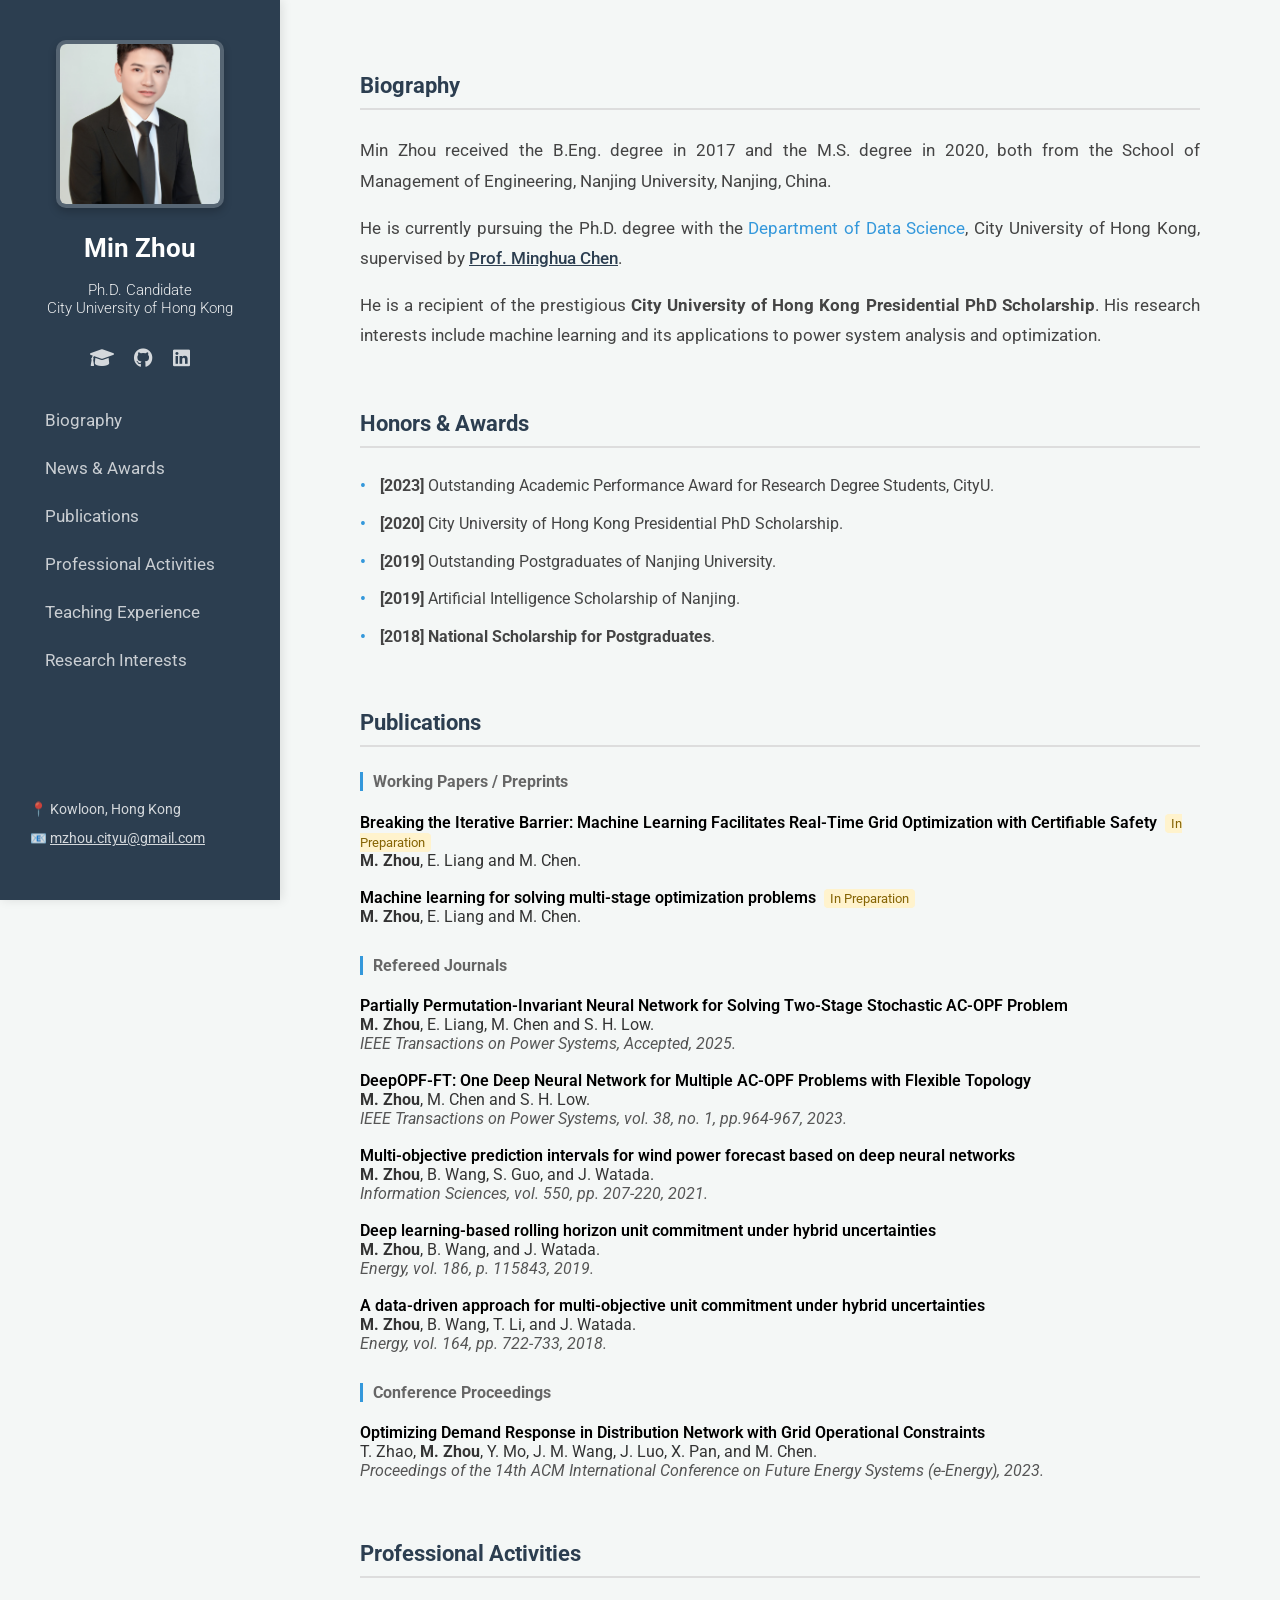
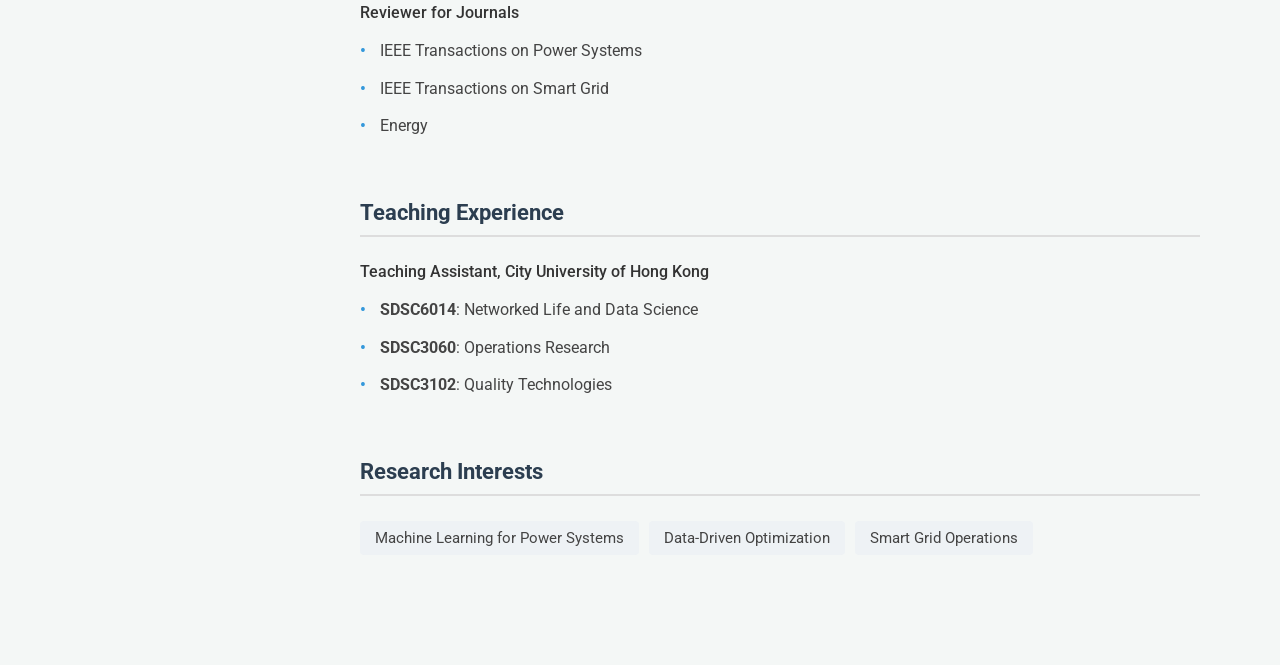
<file: homepage.html>
<!DOCTYPE html>
<html lang="en">
<head>
    <meta charset="UTF-8">
    <meta name="viewport" content="width=device-width, initial-scale=1.0">
    <title>Min Zhou - Ph.D. Candidate</title>
    <link href="https://fonts.googleapis.com/css2?family=Roboto:wght@300;400;500;700&display=swap" rel="stylesheet">
    <link rel="stylesheet" href="https://cdnjs.cloudflare.com/ajax/libs/font-awesome/6.0.0/css/all.min.css">
    
    <style>
        :root {
            --primary-color: #2c3e50;
            --accent-color: #3498db;
            --bg-color: #f4f7f6;
            --text-color: #333;
            --sidebar-width: 280px;
        }

        html { scroll-behavior: smooth; }

        body {
            font-family: 'Roboto', sans-serif;
            margin: 0;
            padding: 0;
            background-color: var(--bg-color);
            color: var(--text-color);
            display: flex;
        }

        /* --- 侧边栏 --- */
        .sidebar {
            width: var(--sidebar-width);
            background-color: var(--primary-color);
            color: white;
            position: fixed;
            height: 100vh;
            padding: 40px 20px;
            box-sizing: border-box;
            text-align: center;
            display: flex;
            flex-direction: column;
            box-shadow: 2px 0 10px rgba(0,0,0,0.1);
            z-index: 1000;
        }

        .profile-photo {
            width: 160px;
            height: 160px;
            border-radius: 10px;
            object-fit: cover;
            border: 4px solid rgba(255,255,255,0.2);
            margin-bottom: 15px;
            display: block;
            margin-left: auto;
            margin-right: auto;
            box-shadow: 0 4px 8px rgba(0,0,0,0.2);
        }

        .sidebar h1 { font-size: 1.6em; margin: 10px 0 5px 0; font-weight: 700; }
        .sidebar h2 { font-size: 0.95em; font-weight: 300; margin-bottom: 20px; opacity: 0.9; }

        .social-links { margin-top: 10px; margin-bottom: 20px; }
        .social-links a {
            color: rgba(255,255,255,0.8);
            font-size: 1.2em;
            margin: 0 8px;
            transition: color 0.3s;
        }
        .social-links a:hover { color: white; }

        .nav-links { list-style: none; padding: 0; width: 100%; text-align: left; margin-top: 10px; }
        .nav-links li { margin-bottom: 8px; }
        .nav-links a {
            color: rgba(255,255,255,0.75);
            text-decoration: none;
            font-size: 1.05em;
            display: block;
            padding: 10px 25px;
            border-radius: 6px;
            transition: all 0.3s;
        }
        .nav-links a:hover { background-color: rgba(255,255,255,0.1); color: white; padding-left: 30px; }

        .contact-area { margin-top: auto; font-size: 0.85em; text-align: left; padding-left: 10px; opacity: 0.8; }
        .contact-area a { color: white; }

        /* --- 右侧内容区 --- */
        .main-content {
            margin-left: var(--sidebar-width);
            padding: 50px 80px;
            flex: 1;
            max-width: 900px;
        }

        section { margin-bottom: 60px; scroll-margin-top: 40px; }

        h3.section-title {
            color: var(--primary-color);
            border-bottom: 2px solid #ddd;
            padding-bottom: 10px;
            margin-bottom: 25px;
            font-weight: 700;
            font-size: 1.4em;
        }

        .bio-text { line-height: 1.8; font-size: 1.05em; color: #444; text-align: justify; }

        .item-list { list-style: none; padding: 0; }
        .item-list li {
            position: relative;
            padding-left: 20px;
            margin-bottom: 12px;
            line-height: 1.6;
            color: #444;
        }
        .item-list li::before {
            content: "•";
            position: absolute;
            left: 0;
            color: var(--accent-color);
            font-weight: bold;
        }

        .pub-item { margin-bottom: 18px; }
        .pub-title { font-weight: 600; color: #000; }
        .pub-venue { font-style: italic; color: #555; }
        
        .tag-prep { 
            font-size: 0.8em; 
            background: #fff3cd; 
            color: #856404; 
            padding: 2px 6px; 
            border-radius: 4px; 
            margin-left: 8px;
            font-weight: normal;
        }

        @media (max-width: 768px) {
            body { flex-direction: column; }
            .sidebar { width: 100%; position: relative; height: auto; padding: 30px 20px; }
            .main-content { margin-left: 0; padding: 30px 20px; }
            .nav-links { display: none; }
        }
    </style>
</head>
<body>

    <nav class="sidebar">
        <img src="images/profile.jpg" alt="Min Zhou" class="profile-photo">
        
        <h1>Min Zhou</h1>
        <h2>Ph.D. Candidate<br>City University of Hong Kong</h2>

        <div class="social-links">
            <a href="https://scholar.google.com/citations?user=BlYcgCwAAAAJ&hl=en" target="_blank" title="Google Scholar"><i class="fas fa-graduation-cap"></i></a>
            <a href="#" title="GitHub"><i class="fab fa-github"></i></a>
            <a href="#" title="LinkedIn"><i class="fab fa-linkedin"></i></a>
        </div>

        <ul class="nav-links">
            <li><a href="#about">Biography</a></li>
            <li><a href="#news">News & Awards</a></li>
            <li><a href="#publications">Publications</a></li>
            <li><a href="#service">Professional Activities</a></li> <li><a href="#teaching">Teaching Experience</a></li>   <li><a href="#interests">Research Interests</a></li>
        </ul>

        <div class="contact-area">
            <p>📍 Kowloon, Hong Kong</p>
            <p>📧 <a href="mailto:mzhou.cityu@gmail.com">mzhou.cityu@gmail.com</a></p>
        </div>
    </nav>

    <main class="main-content">
        
        <section id="about">
            <h3 class="section-title">Biography</h3>
            <div class="bio-text">
                <p>
                    Min Zhou received the B.Eng. degree in 2017 and the M.S. degree in 2020, both from the School of Management of Engineering, Nanjing University, Nanjing, China.
                </p>
                <p>
                    He is currently pursuing the Ph.D. degree with the <a href="https://www.cityu.edu.hk/sdsc/" target="_blank" style="color:var(--accent-color); text-decoration:none;">Department of Data Science</a>, City University of Hong Kong, supervised by <a href="https://www.mhchen.com/" target="_blank" style="color:var(--primary-color); font-weight:500;">Prof. Minghua Chen</a>. 
                </p>
                <p>
                    He is a recipient of the prestigious <strong>City University of Hong Kong Presidential PhD Scholarship</strong>. His research interests include machine learning and its applications to power system analysis and optimization.
                </p>
            </div>
        </section>

        <section id="news">
            <h3 class="section-title">Honors & Awards</h3>
            <ul class="item-list">
                <li><strong>[2023]</strong> Outstanding Academic Performance Award for Research Degree Students, CityU.</li>
                <li><strong>[2020]</strong> City University of Hong Kong Presidential PhD Scholarship.</li>
                <li><strong>[2019]</strong> Outstanding Postgraduates of Nanjing University.</li>
                <li><strong>[2019]</strong> Artificial Intelligence Scholarship of Nanjing.</li>
                <li><strong>[2018]</strong> <strong>National Scholarship for Postgraduates</strong>.</li>
            </ul>
        </section>

        <section id="publications">
            <h3 class="section-title">Publications</h3>
            
            <h4 style="color:#666; border-left:3px solid var(--accent-color); padding-left:10px; margin-top:0;">Working Papers / Preprints</h4>
            
            <div class="pub-item">
                <span class="pub-title">Breaking the Iterative Barrier: Machine Learning Facilitates Real-Time Grid Optimization with Certifiable Safety</span><span class="tag-prep">In Preparation</span><br>
                <strong>M. Zhou</strong>, E. Liang and M. Chen.<br>
            </div>

            <div class="pub-item">
                <span class="pub-title">Machine learning for solving multi-stage optimization problems</span><span class="tag-prep">In Preparation</span><br>
                <strong>M. Zhou</strong>, E. Liang and M. Chen.<br>
            </div>

            <h4 style="color:#666; border-left:3px solid var(--accent-color); padding-left:10px; margin-top:30px;">Refereed Journals</h4>
            
            <div class="pub-item">
                <span class="pub-title">Partially Permutation-Invariant Neural Network for Solving Two-Stage Stochastic AC-OPF Problem</span><br>
                <strong>M. Zhou</strong>, E. Liang, M. Chen and S. H. Low.<br>
                <span class="pub-venue">IEEE Transactions on Power Systems, Accepted, 2025.</span>
            </div>

            <div class="pub-item">
                <span class="pub-title">DeepOPF-FT: One Deep Neural Network for Multiple AC-OPF Problems with Flexible Topology</span><br>
                <strong>M. Zhou</strong>, M. Chen and S. H. Low.<br>
                <span class="pub-venue">IEEE Transactions on Power Systems, vol. 38, no. 1, pp.964-967, 2023.</span>
            </div>

            <div class="pub-item">
                <span class="pub-title">Multi-objective prediction intervals for wind power forecast based on deep neural networks</span><br>
                <strong>M. Zhou</strong>, B. Wang, S. Guo, and J. Watada.<br>
                <span class="pub-venue">Information Sciences, vol. 550, pp. 207-220, 2021.</span>
            </div>

            <div class="pub-item">
                <span class="pub-title">Deep learning-based rolling horizon unit commitment under hybrid uncertainties</span><br>
                <strong>M. Zhou</strong>, B. Wang, and J. Watada.<br>
                <span class="pub-venue">Energy, vol. 186, p. 115843, 2019.</span>
            </div>

            <div class="pub-item">
                <span class="pub-title">A data-driven approach for multi-objective unit commitment under hybrid uncertainties</span><br>
                <strong>M. Zhou</strong>, B. Wang, T. Li, and J. Watada.<br>
                <span class="pub-venue">Energy, vol. 164, pp. 722-733, 2018.</span>
            </div>

            <h4 style="color:#666; border-left:3px solid var(--accent-color); padding-left:10px; margin-top:30px;">Conference Proceedings</h4>

            <div class="pub-item">
                <span class="pub-title">Optimizing Demand Response in Distribution Network with Grid Operational Constraints</span><br>
                T. Zhao, <strong>M. Zhou</strong>, Y. Mo, J. M. Wang, J. Luo, X. Pan, and M. Chen.<br>
                <span class="pub-venue">Proceedings of the 14th ACM International Conference on Future Energy Systems (e-Energy), 2023.</span>
            </div>
        </section>

        <section id="service">
            <h3 class="section-title">Professional Activities</h3>
            <div style="margin-bottom: 10px; font-weight: 500;">Reviewer for Journals</div>
            <ul class="item-list">
                <li>IEEE Transactions on Power Systems</li>
                <li>IEEE Transactions on Smart Grid</li>
                <li>Energy</li>
            </ul>
        </section>

        <section id="teaching">
            <h3 class="section-title">Teaching Experience</h3>
            <div style="margin-bottom: 10px; font-weight: 500;">Teaching Assistant, City University of Hong Kong</div>
            <ul class="item-list">
                <li><strong>SDSC6014</strong>: Networked Life and Data Science</li>
                <li><strong>SDSC3060</strong>: Operations Research</li>
                <li><strong>SDSC3102</strong>: Quality Technologies</li>
            </ul>
        </section>

        <section id="interests">
            <h3 class="section-title">Research Interests</h3>
            <div style="display: flex; flex-wrap: wrap; gap: 10px;">
                <span style="background:#eef2f5; padding:8px 15px; border-radius:4px; font-size:0.95em; color:#444;">Machine Learning for Power Systems</span>
                <span style="background:#eef2f5; padding:8px 15px; border-radius:4px; font-size:0.95em; color:#444;">Data-Driven Optimization</span>
                <span style="background:#eef2f5; padding:8px 15px; border-radius:4px; font-size:0.95em; color:#444;">Smart Grid Operations</span>
            </div>
        </section>

    </main>
</body>
</html>
</file>
